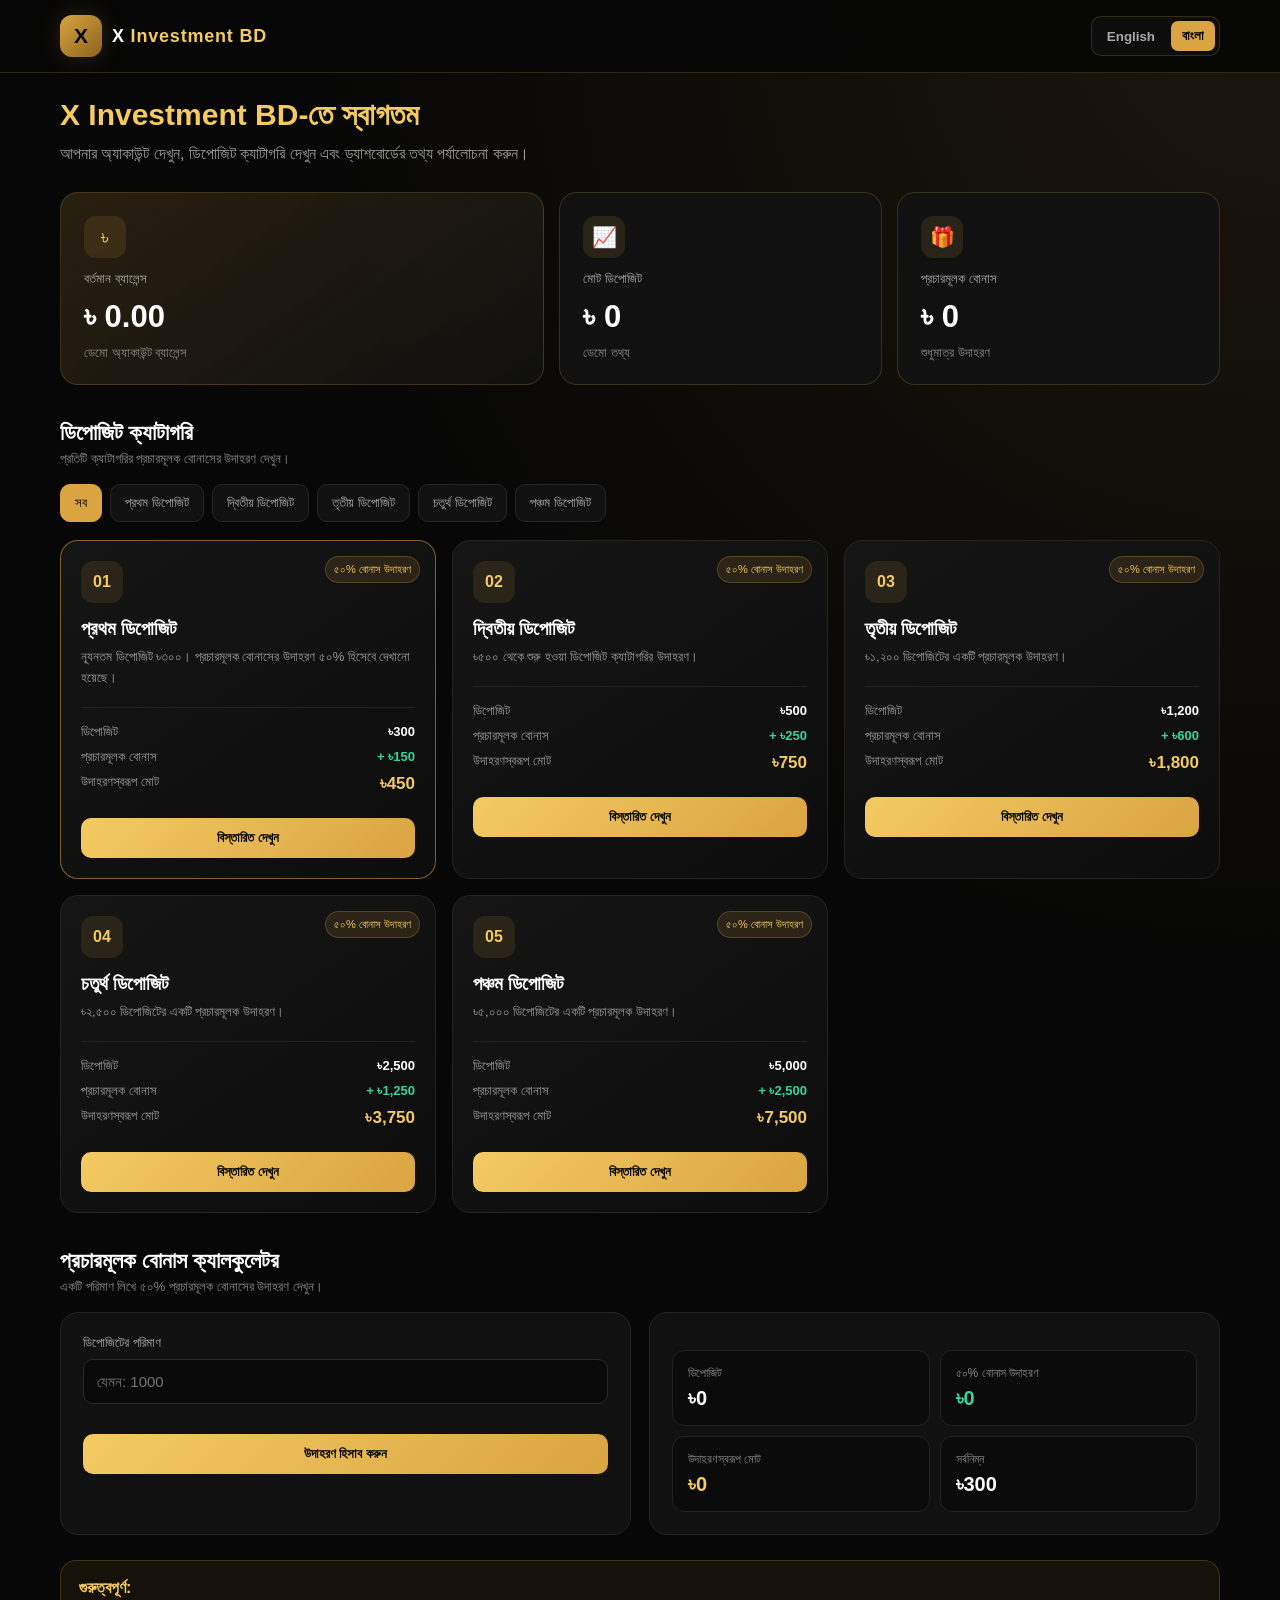
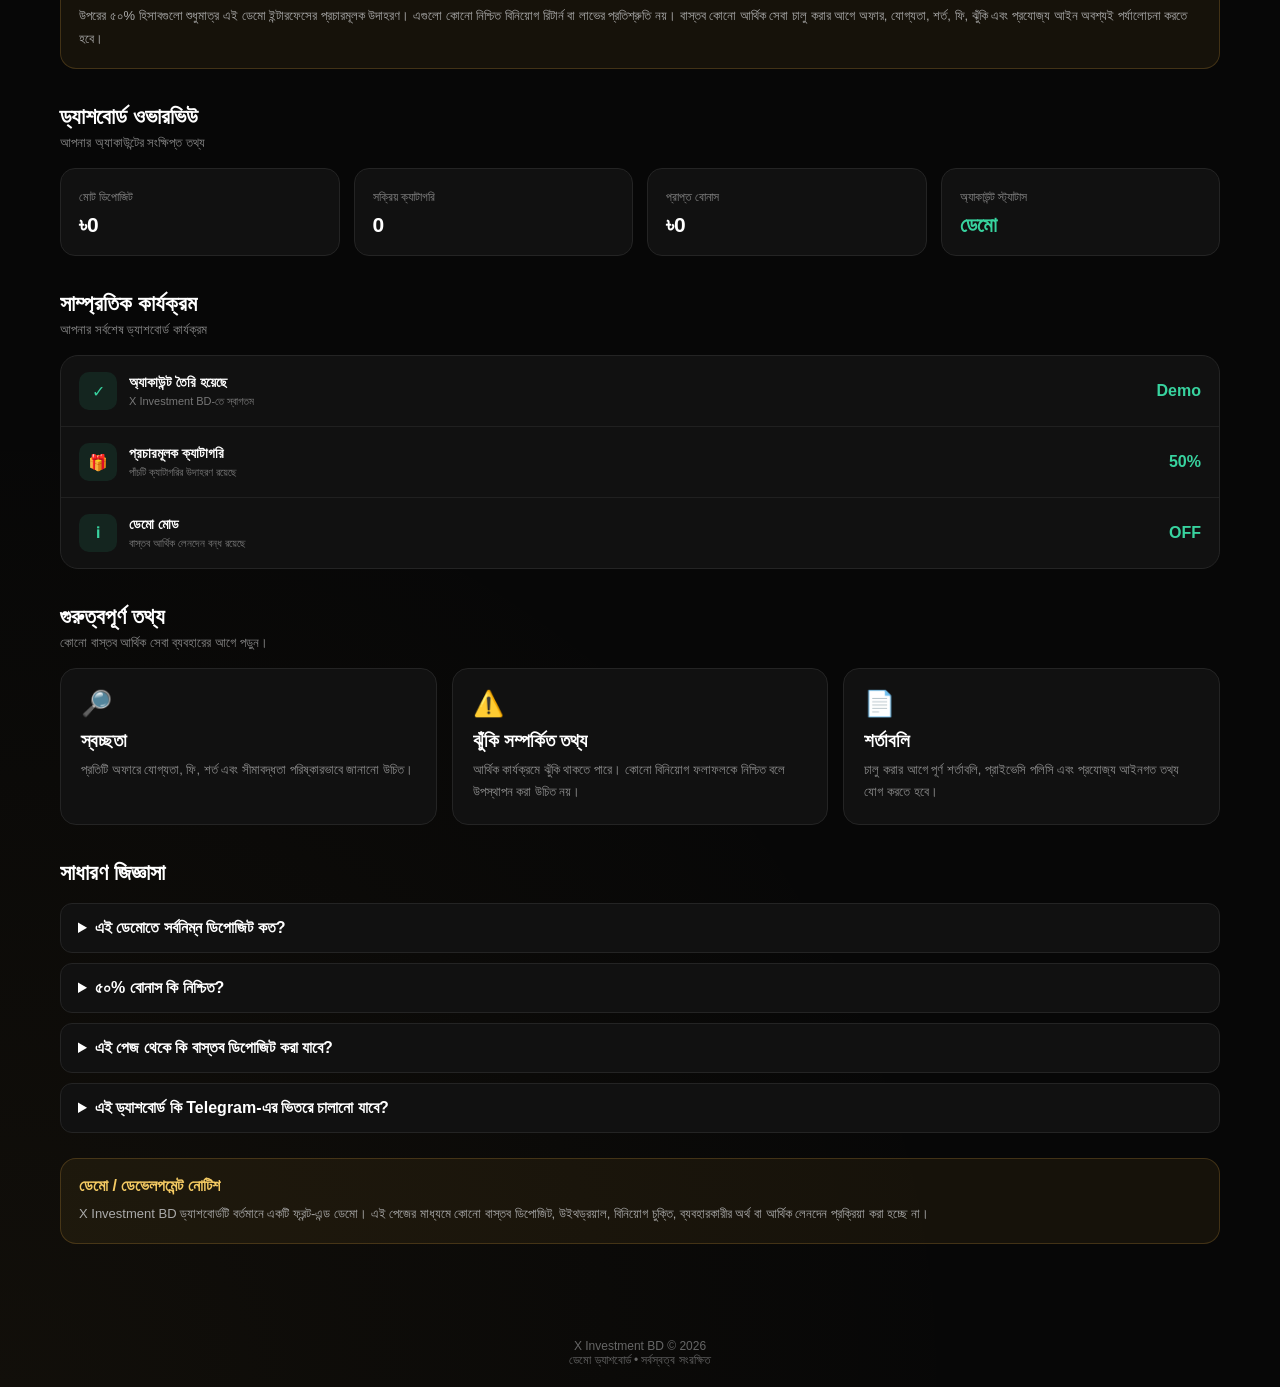
<file: dashboard.html>
<!DOCTYPE html>
<html lang="bn">

<head>

<meta charset="UTF-8">

<meta
    name="viewport"
    content="width=device-width, initial-scale=1.0"
>

<title>X Investment BD | Dashboard</title>

<script src="https://telegram.org/js/telegram-web-app.js"></script>

<style>

/* =========================================================
   X INVESTMENT BD
   PREMIUM DASHBOARD
========================================================= */

*{
    margin:0;
    padding:0;
    box-sizing:border-box;
}

:root{
    --bg:#070707;
    --card:#111111;
    --card2:#151515;
    --gold:#d9a441;
    --gold2:#f4ca63;
    --text:#ffffff;
    --muted:#9c9c9c;
    --border:rgba(217,164,65,.20);
    --green:#38d39f;
    --red:#ff6464;
}

body{
    font-family:Arial,Helvetica,sans-serif;
    background:
        radial-gradient(circle at top right,rgba(217,164,65,.10),transparent 30%),
        radial-gradient(circle at bottom left,rgba(217,164,65,.05),transparent 30%),
        var(--bg);
    color:var(--text);
    min-height:100vh;
}

/* =========================================================
   TOP BAR
========================================================= */

.topbar{
    position:sticky;
    top:0;
    z-index:1000;
    background:rgba(7,7,7,.94);
    backdrop-filter:blur(18px);
    border-bottom:1px solid var(--border);
}

.topbar-inner{
    max-width:1200px;
    margin:auto;
    padding:15px 20px;
    display:flex;
    justify-content:space-between;
    align-items:center;
    gap:15px;
}

.logo{
    display:flex;
    align-items:center;
    gap:10px;
}

.logo-icon{
    width:42px;
    height:42px;
    border-radius:12px;
    background:linear-gradient(135deg,var(--gold),#8b641e);
    color:#050505;
    display:flex;
    justify-content:center;
    align-items:center;
    font-size:21px;
    font-weight:900;
    box-shadow:0 0 25px rgba(217,164,65,.20);
}

.logo-text{
    font-size:18px;
    font-weight:900;
    letter-spacing:.8px;
}

.logo-text span{
    color:var(--gold2);
}

.language{
    display:flex;
    gap:5px;
    padding:4px;
    border:1px solid var(--border);
    background:#0d0d0d;
    border-radius:10px;
}

.language button{
    border:0;
    background:transparent;
    color:#aaa;
    padding:7px 11px;
    border-radius:7px;
    cursor:pointer;
    font-weight:bold;
}

.language button.active{
    background:var(--gold);
    color:#000;
}

/* =========================================================
   MAIN
========================================================= */

.container{
    max-width:1200px;
    margin:auto;
    padding:25px 20px 60px;
}

/* =========================================================
   WELCOME
========================================================= */

.welcome{
    margin-bottom:25px;
}

.welcome h1{
    font-size:30px;
    margin-bottom:7px;
}

.welcome h1 span{
    color:var(--gold2);
}

.welcome p{
    color:var(--muted);
    line-height:1.7;
}

/* =========================================================
   BALANCE
========================================================= */

.balance-grid{
    display:grid;
    grid-template-columns:1.5fr 1fr 1fr;
    gap:15px;
    margin-bottom:25px;
}

.balance-card{
    background:
        linear-gradient(145deg,rgba(217,164,65,.16),rgba(17,17,17,.95));
    border:1px solid var(--border);
    border-radius:18px;
    padding:23px;
    min-height:145px;
}

.balance-card.small{
    background:var(--card);
}

.balance-label{
    color:#aaa;
    font-size:13px;
    margin-bottom:12px;
}

.balance-value{
    font-size:31px;
    font-weight:900;
    margin-bottom:8px;
}

.balance-card small{
    color:#888;
}

.balance-icon{
    width:42px;
    height:42px;
    border-radius:12px;
    display:flex;
    justify-content:center;
    align-items:center;
    background:rgba(217,164,65,.12);
    color:var(--gold2);
    margin-bottom:13px;
    font-size:20px;
}

/* =========================================================
   SECTION
========================================================= */

.section{
    margin-top:35px;
}

.section-head{
    display:flex;
    justify-content:space-between;
    align-items:end;
    gap:15px;
    margin-bottom:17px;
}

.section-head h2{
    font-size:22px;
}

.section-head p{
    color:#888;
    font-size:13px;
    margin-top:5px;
}

/* =========================================================
   CATEGORY FILTER
========================================================= */

.categories{
    display:flex;
    gap:8px;
    flex-wrap:wrap;
    margin-bottom:18px;
}

.category-btn{
    background:#111;
    border:1px solid #262626;
    color:#aaa;
    padding:10px 14px;
    border-radius:10px;
    cursor:pointer;
    transition:.2s;
}

.category-btn:hover,
.category-btn.active{
    background:var(--gold);
    border-color:var(--gold);
    color:#000;
}

/* =========================================================
   DEPOSIT CARDS
========================================================= */

.deposit-grid{
    display:grid;
    grid-template-columns:repeat(3,1fr);
    gap:16px;
}

.deposit-card{
    background:linear-gradient(145deg,#151515,#0d0d0d);
    border:1px solid #242424;
    border-radius:18px;
    padding:20px;
    position:relative;
    overflow:hidden;
    transition:.25s;
}

.deposit-card:hover{
    transform:translateY(-4px);
    border-color:rgba(217,164,65,.55);
    box-shadow:0 15px 40px rgba(0,0,0,.35);
}

.deposit-card.featured{
    border-color:rgba(217,164,65,.55);
}

.badge{
    position:absolute;
    top:15px;
    right:15px;
    background:rgba(217,164,65,.13);
    border:1px solid rgba(217,164,65,.25);
    color:var(--gold2);
    font-size:11px;
    padding:6px 8px;
    border-radius:20px;
}

.deposit-number{
    width:42px;
    height:42px;
    border-radius:12px;
    background:rgba(217,164,65,.11);
    color:var(--gold2);
    display:flex;
    align-items:center;
    justify-content:center;
    font-weight:900;
    margin-bottom:15px;
}

.deposit-card h3{
    font-size:19px;
    margin-bottom:7px;
}

.deposit-card p{
    color:#999;
    font-size:13px;
    line-height:1.6;
}

.amount{
    margin-top:18px;
    padding-top:16px;
    border-top:1px solid #222;
}

.amount-row{
    display:flex;
    justify-content:space-between;
    margin-bottom:9px;
    font-size:13px;
}

.amount-row span:first-child{
    color:#999;
}

.amount-row strong{
    color:#fff;
}

.bonus{
    color:var(--green) !important;
}

.total{
    color:var(--gold2) !important;
    font-size:17px;
}

/* =========================================================
   BUTTON
========================================================= */

.primary-btn{
    width:100%;
    border:0;
    background:linear-gradient(135deg,var(--gold2),var(--gold));
    color:#050505;
    font-weight:900;
    padding:12px 15px;
    border-radius:10px;
    margin-top:15px;
    cursor:pointer;
}

.primary-btn:hover{
    filter:brightness(1.08);
}

.secondary-btn{
    border:1px solid #333;
    background:#111;
    color:#ddd;
    padding:11px 15px;
    border-radius:10px;
    cursor:pointer;
}

/* =========================================================
   CALCULATOR
========================================================= */

.calculator{
    display:grid;
    grid-template-columns:1fr 1fr;
    gap:18px;
}

.calc-box{
    background:var(--card);
    border:1px solid #242424;
    border-radius:18px;
    padding:22px;
}

.input-group{
    margin-bottom:15px;
}

.input-group label{
    display:block;
    color:#aaa;
    font-size:13px;
    margin-bottom:8px;
}

.input-group input{
    width:100%;
    background:#090909;
    border:1px solid #292929;
    color:#fff;
    padding:13px;
    border-radius:10px;
    outline:none;
    font-size:15px;
}

.input-group input:focus{
    border-color:var(--gold);
}

.result-box{
    display:grid;
    grid-template-columns:1fr 1fr;
    gap:10px;
    margin-top:15px;
}

.result{
    background:#0b0b0b;
    border:1px solid #222;
    border-radius:12px;
    padding:15px;
}

.result span{
    color:#888;
    display:block;
    font-size:12px;
    margin-bottom:7px;
}

.result strong{
    font-size:20px;
}

/* =========================================================
   STATS
========================================================= */

.stats-grid{
    display:grid;
    grid-template-columns:repeat(4,1fr);
    gap:14px;
}

.stat{
    background:var(--card);
    border:1px solid #242424;
    border-radius:15px;
    padding:18px;
}

.stat span{
    color:#888;
    font-size:12px;
}

.stat strong{
    display:block;
    margin-top:8px;
    font-size:21px;
}

/* =========================================================
   ACTIVITY
========================================================= */

.activity{
    background:var(--card);
    border:1px solid #242424;
    border-radius:18px;
    overflow:hidden;
}

.activity-row{
    display:flex;
    justify-content:space-between;
    align-items:center;
    gap:15px;
    padding:16px 18px;
    border-bottom:1px solid #202020;
}

.activity-row:last-child{
    border-bottom:0;
}

.activity-left{
    display:flex;
    align-items:center;
    gap:12px;
}

.activity-icon{
    width:38px;
    height:38px;
    border-radius:10px;
    display:flex;
    align-items:center;
    justify-content:center;
    background:rgba(56,211,159,.10);
    color:var(--green);
}

.activity-left strong{
    display:block;
    font-size:14px;
}

.activity-left span{
    display:block;
    color:#777;
    font-size:11px;
    margin-top:4px;
}

.activity-right{
    font-weight:bold;
    color:var(--green);
}

/* =========================================================
   INFO
========================================================= */

.info-grid{
    display:grid;
    grid-template-columns:repeat(3,1fr);
    gap:15px;
}

.info-card{
    background:var(--card);
    border:1px solid #242424;
    border-radius:16px;
    padding:20px;
}

.info-card .info-icon{
    font-size:25px;
    margin-bottom:12px;
}

.info-card h3{
    margin-bottom:7px;
}

.info-card p{
    color:#8d8d8d;
    font-size:13px;
    line-height:1.7;
}

/* =========================================================
   FAQ
========================================================= */

.faq{
    display:grid;
    gap:10px;
}

details{
    background:var(--card);
    border:1px solid #242424;
    border-radius:12px;
    padding:15px 17px;
}

summary{
    cursor:pointer;
    font-weight:bold;
}

details p{
    color:#999;
    line-height:1.7;
    font-size:13px;
    padding-top:10px;
}

/* =========================================================
   WARNING
========================================================= */

.notice{
    margin-top:25px;
    background:rgba(217,164,65,.07);
    border:1px solid rgba(217,164,65,.22);
    border-radius:16px;
    padding:18px;
}

.notice strong{
    color:var(--gold2);
}

.notice p{
    color:#aaa;
    font-size:13px;
    line-height:1.8;
    margin-top:7px;
}

/* =========================================================
   FOOTER
========================================================= */

.footer{
    text-align:center;
    color:#666;
    font-size:12px;
    padding:35px 20px 20px;
}

/* =========================================================
   MODAL
========================================================= */

.modal{
    position:fixed;
    inset:0;
    background:rgba(0,0,0,.75);
    backdrop-filter:blur(7px);
    display:none;
    align-items:center;
    justify-content:center;
    z-index:2000;
    padding:20px;
}

.modal.show{
    display:flex;
}

.modal-box{
    width:100%;
    max-width:480px;
    background:#111;
    border:1px solid var(--border);
    border-radius:20px;
    padding:23px;
    box-shadow:0 20px 80px rgba(0,0,0,.7);
}

.modal-head{
    display:flex;
    justify-content:space-between;
    align-items:center;
    margin-bottom:18px;
}

.close{
    background:#222;
    border:0;
    color:#aaa;
    width:35px;
    height:35px;
    border-radius:10px;
    cursor:pointer;
}

.modal-box p{
    color:#999;
    line-height:1.7;
    font-size:13px;
}

/* =========================================================
   RESPONSIVE
========================================================= */

@media(max-width:950px){

    .balance-grid{
        grid-template-columns:1fr 1fr;
    }

    .balance-card:first-child{
        grid-column:1/-1;
    }

    .deposit-grid{
        grid-template-columns:1fr 1fr;
    }

    .stats-grid{
        grid-template-columns:1fr 1fr;
    }

    .info-grid{
        grid-template-columns:1fr;
    }
}

@media(max-width:650px){

    .topbar-inner{
        padding:12px 14px;
    }

    .container{
        padding:20px 14px 45px;
    }

    .logo-text{
        font-size:15px;
    }

    .logo-icon{
        width:38px;
        height:38px;
    }

    .welcome h1{
        font-size:25px;
    }

    .balance-grid{
        grid-template-columns:1fr;
    }

    .balance-card:first-child{
        grid-column:auto;
    }

    .deposit-grid{
        grid-template-columns:1fr;
    }

    .calculator{
        grid-template-columns:1fr;
    }

    .stats-grid{
        grid-template-columns:1fr 1fr;
    }

    .section-head{
        align-items:flex-start;
        flex-direction:column;
    }

    .language button{
        padding:6px 8px;
        font-size:11px;
    }
}

</style>

</head>


<body>

<!-- =====================================================
     TOP BAR
===================================================== -->

<header class="topbar">

<div class="topbar-inner">

<div class="logo">

<div class="logo-icon">
X
</div>

<div class="logo-text">
X <span>Investment BD</span>
</div>

</div>

<div class="language">

<button
id="enBtn"
onclick="setLanguage('en')"
>
English
</button>

<button
id="bnBtn"
onclick="setLanguage('bn')"
>
বাংলা
</button>

</div>

</div>

</header>


<main class="container">

<!-- =====================================================
     WELCOME
===================================================== -->

<section class="welcome">

<h1>
<span data-en="Welcome to X Investment BD"
      data-bn="X Investment BD-তে স্বাগতম">
Welcome to X Investment BD
</span>
</h1>

<p
data-en="Manage your account, explore promotional deposit categories and review your dashboard."
data-bn="আপনার অ্যাকাউন্ট দেখুন, ডিপোজিট ক্যাটাগরি দেখুন এবং ড্যাশবোর্ডের তথ্য পর্যালোচনা করুন।"
>
Manage your account, explore promotional deposit categories and review your dashboard.
</p>

</section>


<!-- =====================================================
     BALANCE
===================================================== -->

<section class="balance-grid">

<div class="balance-card">

<div class="balance-icon">৳</div>

<div class="balance-label"
data-en="Available Balance"
data-bn="বর্তমান ব্যালেন্স">
Available Balance
</div>

<div class="balance-value">
৳ 0.00
</div>

<small
data-en="Demo account balance"
data-bn="ডেমো অ্যাকাউন্ট ব্যালেন্স">
Demo account balance
</small>

</div>


<div class="balance-card small">

<div class="balance-icon">📈</div>

<div class="balance-label"
data-en="Total Deposits"
data-bn="মোট ডিপোজিট">
Total Deposits
</div>

<div class="balance-value">
৳ 0
</div>

<small
data-en="Demo data"
data-bn="ডেমো তথ্য">
Demo data
</small>

</div>


<div class="balance-card small">

<div class="balance-icon">🎁</div>

<div class="balance-label"
data-en="Promotional Bonus"
data-bn="প্রচারমূলক বোনাস">
Promotional Bonus
</div>

<div class="balance-value">
৳ 0
</div>

<small
data-en="Illustrative only"
data-bn="শুধুমাত্র উদাহরণ">
Illustrative only
</small>

</div>

</section>


<!-- =====================================================
     DEPOSIT CATEGORIES
===================================================== -->

<section class="section">

<div class="section-head">

<div>

<h2
data-en="Deposit Categories"
data-bn="ডিপোজিট ক্যাটাগরি">
Deposit Categories
</h2>

<p
data-en="Review the promotional bonus examples for each category."
data-bn="প্রতিটি ক্যাটাগরির প্রচারমূলক বোনাসের উদাহরণ দেখুন।">
Review the promotional bonus examples for each category.
</p>

</div>

</div>


<div class="categories">

<button
class="category-btn active"
onclick="filterDeposits('all',this)"
data-en="All"
data-bn="সব">
সব
</button>

<button
class="category-btn"
onclick="filterDeposits('first',this)"
data-en="First Deposit"
data-bn="প্রথম ডিপোজিট">
প্রথম ডিপোজিট
</button>

<button
class="category-btn"
onclick="filterDeposits('second',this)"
data-en="Second Deposit"
data-bn="দ্বিতীয় ডিপোজিট">
দ্বিতীয় ডিপোজিট
</button>

<button
class="category-btn"
onclick="filterDeposits('third',this)"
data-en="Third Deposit"
data-bn="তৃতীয় ডিপোজিট">
তৃতীয় ডিপোজিট
</button>

<button
class="category-btn"
onclick="filterDeposits('fourth',this)"
data-en="Fourth Deposit"
data-bn="চতুর্থ ডিপোজিট">
চতুর্থ ডিপোজিট
</button>

<button
class="category-btn"
onclick="filterDeposits('fifth',this)"
data-en="Fifth Deposit"
data-bn="পঞ্চম ডিপোজিট">
পঞ্চম ডিপোজিট
</button>

</div>


<div class="deposit-grid">


<!-- FIRST -->

<div class="deposit-card featured"
data-category="first">

<div class="badge"
data-en="50% Bonus Example"
data-bn="৫০% বোনাস উদাহরণ">
৫০% বোনাস উদাহরণ
</div>

<div class="deposit-number">
01
</div>

<h3
data-en="First Deposit"
data-bn="প্রথম ডিপোজিট">
First Deposit
</h3>

<p
data-en="Minimum deposit ৳300. Promotional bonus example is calculated at 50%."
data-bn="ন্যূনতম ডিপোজিট ৳৩০০। প্রচারমূলক বোনাসের উদাহরণ ৫০% হিসেবে দেখানো হয়েছে।">
ন্যূনতম ডিপোজিট ৳৩০০। প্রচারমূলক বোনাসের উদাহরণ ৫০% হিসেবে দেখানো হয়েছে।
</p>

<div class="amount">

<div class="amount-row">
<span data-en="Deposit" data-bn="ডিপোজিট">ডিপোজিট</span>
<strong>৳300</strong>
</div>

<div class="amount-row">
<span data-en="Promotional Bonus" data-bn="প্রচারমূলক বোনাস">প্রচারমূলক বোনাস</span>
<strong class="bonus">+ ৳150</strong>
</div>

<div class="amount-row">
<span data-en="Illustrative Total" data-bn="উদাহরণস্বরূপ মোট">উদাহরণস্বরূপ মোট</span>
<strong class="total">৳450</strong>
</div>

</div>

<button
class="primary-btn"
onclick="showDemo('first')"
data-en="View Details"
data-bn="বিস্তারিত দেখুন">
বিস্তারিত দেখুন
</button>

</div>


<!-- SECOND -->

<div class="deposit-card"
data-category="second">

<div class="badge"
data-en="50% Bonus Example"
data-bn="৫০% বোনাস উদাহরণ">
৫০% বোনাস উদাহরণ
</div>

<div class="deposit-number">
02
</div>

<h3
data-en="Second Deposit"
data-bn="দ্বিতীয় ডিপোজিট">
Second Deposit
</h3>

<p
data-en="Deposit category example starting from ৳500."
data-bn="৳৫০০ থেকে শুরু হওয়া ডিপোজিট ক্যাটাগরির উদাহরণ।">
৳৫০০ থেকে শুরু হওয়া ডিপোজিট ক্যাটাগরির উদাহরণ।
</p>

<div class="amount">

<div class="amount-row">
<span data-en="Deposit" data-bn="ডিপোজিট">ডিপোজিট</span>
<strong>৳500</strong>
</div>

<div class="amount-row">
<span data-en="Promotional Bonus" data-bn="প্রচারমূলক বোনাস">প্রচারমূলক বোনাস</span>
<strong class="bonus">+ ৳250</strong>
</div>

<div class="amount-row">
<span data-en="Illustrative Total" data-bn="উদাহরণস্বরূপ মোট">উদাহরণস্বরূপ মোট</span>
<strong class="total">৳750</strong>
</div>

</div>

<button
class="primary-btn"
onclick="showDemo('second')"
data-en="View Details"
data-bn="বিস্তারিত দেখুন">
বিস্তারিত দেখুন
</button>

</div>


<!-- THIRD -->

<div class="deposit-card"
data-category="third">

<div class="badge"
data-en="50% Bonus Example"
data-bn="৫০% বোনাস উদাহরণ">
৫০% বোনাস উদাহরণ
</div>

<div class="deposit-number">
03
</div>

<h3
data-en="Third Deposit"
data-bn="তৃতীয় ডিপোজিট">
তৃতীয় ডিপোজিট
</h3>

<p
data-en="Deposit category example at ৳1,200."
data-bn="৳১,২০০ ডিপোজিটের একটি প্রচারমূলক উদাহরণ।">
৳১,২০০ ডিপোজিটের একটি প্রচারমূলক উদাহরণ।
</p>

<div class="amount">

<div class="amount-row">
<span data-en="Deposit" data-bn="ডিপোজিট">ডিপোজিট</span>
<strong>৳1,200</strong>
</div>

<div class="amount-row">
<span data-en="Promotional Bonus" data-bn="প্রচারমূলক বোনাস">প্রচারমূলক বোনাস</span>
<strong class="bonus">+ ৳600</strong>
</div>

<div class="amount-row">
<span data-en="Illustrative Total" data-bn="উদাহরণস্বরূপ মোট">উদাহরণস্বরূপ মোট</span>
<strong class="total">৳1,800</strong>
</div>

</div>

<button
class="primary-btn"
onclick="showDemo('third')"
data-en="View Details"
data-bn="বিস্তারিত দেখুন">
বিস্তারিত দেখুন
</button>

</div>


<!-- FOURTH -->

<div class="deposit-card"
data-category="fourth">

<div class="badge"
data-en="50% Bonus Example"
data-bn="৫০% বোনাস উদাহরণ">
৫০% বোনাস উদাহরণ
</div>

<div class="deposit-number">
04
</div>

<h3
data-en="Fourth Deposit"
data-bn="চতুর্থ ডিপোজিট">
চতুর্থ ডিপোজিট
</h3>

<p
data-en="Deposit category example at ৳2,500."
data-bn="৳২,৫০০ ডিপোজিটের একটি প্রচারমূলক উদাহরণ।">
৳২,৫০০ ডিপোজিটের একটি প্রচারমূলক উদাহরণ।
</p>

<div class="amount">

<div class="amount-row">
<span data-en="Deposit" data-bn="ডিপোজিট">ডিপোজিট</span>
<strong>৳2,500</strong>
</div>

<div class="amount-row">
<span data-en="Promotional Bonus" data-bn="প্রচারমূলক বোনাস">প্রচারমূলক বোনাস</span>
<strong class="bonus">+ ৳1,250</strong>
</div>

<div class="amount-row">
<span data-en="Illustrative Total" data-bn="উদাহরণস্বরূপ মোট">উদাহরণস্বরূপ মোট</span>
<strong class="total">৳3,750</strong>
</div>

</div>

<button
class="primary-btn"
onclick="showDemo('fourth')"
data-en="View Details"
data-bn="বিস্তারিত দেখুন">
বিস্তারিত দেখুন
</button>

</div>


<!-- FIFTH -->

<div class="deposit-card"
data-category="fifth">

<div class="badge"
data-en="50% Bonus Example"
data-bn="৫০% বোনাস উদাহরণ">
৫০% বোনাস উদাহরণ
</div>

<div class="deposit-number">
05
</div>

<h3
data-en="Fifth Deposit"
data-bn="পঞ্চম ডিপোজিট">
পঞ্চম ডিপোজিট
</h3>

<p
data-en="Deposit category example at ৳5,000."
data-bn="৳৫,০০০ ডিপোজিটের একটি প্রচারমূলক উদাহরণ।">
৳৫,০০০ ডিপোজিটের একটি প্রচারমূলক উদাহরণ।
</p>

<div class="amount">

<div class="amount-row">
<span data-en="Deposit" data-bn="ডিপোজিট">ডিপোজিট</span>
<strong>৳5,000</strong>
</div>

<div class="amount-row">
<span data-en="Promotional Bonus" data-bn="প্রচারমূলক বোনাস">প্রচারমূলক বোনাস</span>
<strong class="bonus">+ ৳2,500</strong>
</div>

<div class="amount-row">
<span data-en="Illustrative Total" data-bn="উদাহরণস্বরূপ মোট">উদাহরণস্বরূপ মোট</span>
<strong class="total">৳7,500</strong>
</div>

</div>

<button
class="primary-btn"
onclick="showDemo('fifth')"
data-en="View Details"
data-bn="বিস্তারিত দেখুন">
বিস্তারিত দেখুন
</button>

</div>


</div>

</section>


<!-- =====================================================
     CALCULATOR
===================================================== -->

<section class="section">

<div class="section-head">

<div>

<h2
data-en="Promotional Bonus Calculator"
data-bn="প্রচারমূলক বোনাস ক্যালকুলেটর">
প্রচারমূলক বোনাস ক্যালকুলেটর
</h2>

<p
data-en="Enter an amount to see an illustrative 50% promotional bonus example."
data-bn="একটি পরিমাণ লিখে ৫০% প্রচারমূলক বোনাসের উদাহরণ দেখুন।">
একটি পরিমাণ লিখে ৫০% প্রচারমূলক বোনাসের উদাহরণ দেখুন।
</p>

</div>

</div>


<div class="calculator">


<div class="calc-box">

<div class="input-group">

<label
data-en="Deposit Amount"
data-bn="ডিপোজিটের পরিমাণ">
ডিপোজিটের পরিমাণ
</label>

<input
id="depositAmount"
type="number"
min="300"
placeholder="যেমন: 1000"
>

</div>

<button
class="primary-btn"
onclick="calculateBonus()"
data-en="Calculate Example"
data-bn="উদাহরণ হিসাব করুন">
উদাহরণ হিসাব করুন
</button>

</div>


<div class="calc-box">

<div class="result-box">

<div class="result">

<span
data-en="Deposit"
data-bn="ডিপোজিট">
ডিপোজিট
</span>

<strong id="calcDeposit">
৳0
</strong>

</div>


<div class="result">

<span
data-en="50% Bonus Example"
data-bn="৫০% বোনাস উদাহরণ">
৫০% বোনাস উদাহরণ
</span>

<strong
id="calcBonus"
style="color:var(--green);">
৳0
</strong>

</div>


<div class="result">

<span
data-en="Illustrative Total"
data-bn="উদাহরণস্বরূপ মোট">
উদাহরণস্বরূপ মোট
</span>

<strong
id="calcTotal"
style="color:var(--gold2);">
৳0
</strong>

</div>


<div class="result">

<span
data-en="Minimum"
data-bn="সর্বনিম্ন">
সর্বনিম্ন
</span>

<strong>
৳300
</strong>

</div>

</div>

</div>

</div>


<div class="notice">

<strong
data-en="Important:"
data-bn="গুরুত্বপূর্ণ:">
গুরুত্বপূর্ণ:
</strong>

<p
data-en="The 50% figures shown above are promotional examples for this demo interface only. They are not a guaranteed investment return or a promise of profit. Actual offers, eligibility, terms, fees, risks and applicable laws must be reviewed before any real financial service is launched."
data-bn="উপরের ৫০% হিসাবগুলো শুধুমাত্র এই ডেমো ইন্টারফেসের প্রচারমূলক উদাহরণ। এগুলো কোনো নিশ্চিত বিনিয়োগ রিটার্ন বা লাভের প্রতিশ্রুতি নয়। বাস্তব কোনো আর্থিক সেবা চালু করার আগে অফার, যোগ্যতা, শর্ত, ফি, ঝুঁকি এবং প্রযোজ্য আইন অবশ্যই পর্যালোচনা করতে হবে।">
উপরের ৫০% হিসাবগুলো শুধুমাত্র এই ডেমো ইন্টারফেসের প্রচারমূলক উদাহরণ। এগুলো কোনো নিশ্চিত বিনিয়োগ রিটার্ন বা লাভের প্রতিশ্রুতি নয়। বাস্তব কোনো আর্থিক সেবা চালু করার আগে অফার, যোগ্যতা, শর্ত, ফি, ঝুঁকি এবং প্রযোজ্য আইন অবশ্যই পর্যালোচনা করতে হবে।
</p>

</div>

</section>


<!-- =====================================================
     STATS
===================================================== -->

<section class="section">

<div class="section-head">

<div>

<h2
data-en="Dashboard Overview"
data-bn="ড্যাশবোর্ড ওভারভিউ">
ড্যাশবোর্ড ওভারভিউ
</h2>

<p
data-en="Your account summary"
data-bn="আপনার অ্যাকাউন্টের সংক্ষিপ্ত তথ্য">
আপনার অ্যাকাউন্টের সংক্ষিপ্ত তথ্য
</p>

</div>

</div>


<div class="stats-grid">

<div class="stat">

<span
data-en="Total Deposits"
data-bn="মোট ডিপোজিট">
মোট ডিপোজিট
</span>

<strong>৳0</strong>

</div>


<div class="stat">

<span
data-en="Active Categories"
data-bn="সক্রিয় ক্যাটাগরি">
সক্রিয় ক্যাটাগরি
</span>

<strong>0</strong>

</div>


<div class="stat">

<span
data-en="Bonus Received"
data-bn="প্রাপ্ত বোনাস">
প্রাপ্ত বোনাস
</span>

<strong>৳0</strong>

</div>


<div class="stat">

<span
data-en="Account Status"
data-bn="অ্যাকাউন্ট স্ট্যাটাস">
অ্যাকাউন্ট স্ট্যাটাস
</span>

<strong
style="color:var(--green);"
data-en="Demo"
data-bn="ডেমো">
ডেমো
</strong>

</div>

</div>

</section>


<!-- =====================================================
     ACTIVITY
===================================================== -->

<section class="section">

<div class="section-head">

<div>

<h2
data-en="Recent Activity"
data-bn="সাম্প্রতিক কার্যক্রম">
সাম্প্রতিক কার্যক্রম
</h2>

<p
data-en="Your latest dashboard activity"
data-bn="আপনার সর্বশেষ ড্যাশবোর্ড কার্যক্রম">
আপনার সর্বশেষ ড্যাশবোর্ড কার্যক্রম
</p>

</div>

</div>


<div class="activity">

<div class="activity-row">

<div class="activity-left">

<div class="activity-icon">
✓
</div>

<div>

<strong
data-en="Account Created"
data-bn="অ্যাকাউন্ট তৈরি হয়েছে">
অ্যাকাউন্ট তৈরি হয়েছে
</strong>

<span
data-en="Welcome to X Investment BD"
data-bn="X Investment BD-তে স্বাগতম">
X Investment BD-তে স্বাগতম
</span>

</div>

</div>

<div class="activity-right">
Demo
</div>

</div>


<div class="activity-row">

<div class="activity-left">

<div class="activity-icon">
🎁
</div>

<div>

<strong
data-en="Promotional Categories"
data-bn="প্রচারমূলক ক্যাটাগরি">
প্রচারমূলক ক্যাটাগরি
</strong>

<span
data-en="Five category examples available"
data-bn="পাঁচটি ক্যাটাগরির উদাহরণ রয়েছে">
পাঁচটি ক্যাটাগরির উদাহরণ রয়েছে
</span>

</div>

</div>

<div class="activity-right">
50%
</div>

</div>


<div class="activity-row">

<div class="activity-left">

<div class="activity-icon">
ℹ
</div>

<div>

<strong
data-en="Demo Mode"
data-bn="ডেমো মোড">
ডেমো মোড
</strong>

<span
data-en="Real financial transactions are disabled"
data-bn="বাস্তব আর্থিক লেনদেন বন্ধ রয়েছে">
বাস্তব আর্থিক লেনদেন বন্ধ রয়েছে
</span>

</div>

</div>

<div class="activity-right">
OFF
</div>

</div>

</div>

</section>


<!-- =====================================================
     IMPORTANT INFORMATION
===================================================== -->

<section class="section">

<div class="section-head">

<div>

<h2
data-en="Important Information"
data-bn="গুরুত্বপূর্ণ তথ্য">
গুরুত্বপূর্ণ তথ্য
</h2>

<p
data-en="Please review before using any real financial service."
data-bn="কোনো বাস্তব আর্থিক সেবা ব্যবহারের আগে পড়ুন।">
কোনো বাস্তব আর্থিক সেবা ব্যবহারের আগে পড়ুন।
</p>

</div>

</div>


<div class="info-grid">


<div class="info-card">

<div class="info-icon">
🔎
</div>

<h3
data-en="Transparency"
data-bn="স্বচ্ছতা">
স্বচ্ছতা
</h3>

<p
data-en="All offers should clearly explain eligibility, fees, conditions and limitations."
data-bn="প্রতিটি অফারে যোগ্যতা, ফি, শর্ত এবং সীমাবদ্ধতা পরিষ্কারভাবে জানানো উচিত।">
প্রতিটি অফারে যোগ্যতা, ফি, শর্ত এবং সীমাবদ্ধতা পরিষ্কারভাবে জানানো উচিত।
</p>

</div>


<div class="info-card">

<div class="info-icon">
⚠️
</div>

<h3
data-en="Risk Information"
data-bn="ঝুঁকি সম্পর্কিত তথ্য">
ঝুঁকি সম্পর্কিত তথ্য
</h3>

<p
data-en="Financial activities may involve risk. No investment result should be presented as guaranteed."
data-bn="আর্থিক কার্যক্রমে ঝুঁকি থাকতে পারে। কোনো বিনিয়োগ ফলাফলকে নিশ্চিত বলে উপস্থাপন করা উচিত নয়।">
আর্থিক কার্যক্রমে ঝুঁকি থাকতে পারে। কোনো বিনিয়োগ ফলাফলকে নিশ্চিত বলে উপস্থাপন করা উচিত নয়।
</p>

</div>


<div class="info-card">

<div class="info-icon">
📄
</div>

<h3
data-en="Terms & Conditions"
data-bn="শর্তাবলি">
শর্তাবলি
</h3>

<p
data-en="Before launch, complete terms, privacy policy and applicable legal information should be added."
data-bn="চালু করার আগে পূর্ণ শর্তাবলি, প্রাইভেসি পলিসি এবং প্রযোজ্য আইনগত তথ্য যোগ করতে হবে।">
চালু করার আগে পূর্ণ শর্তাবলি, প্রাইভেসি পলিসি এবং প্রযোজ্য আইনগত তথ্য যোগ করতে হবে।
</p>

</div>


</div>

</section>


<!-- =====================================================
     FAQ
===================================================== -->

<section class="section">

<div class="section-head">

<div>

<h2
data-en="Frequently Asked Questions"
data-bn="সাধারণ জিজ্ঞাসা">
সাধারণ জিজ্ঞাসা
</h2>

</div>

</div>


<div class="faq">


<details>

<summary
data-en="What is the minimum deposit shown in this demo?"
data-bn="এই ডেমোতে সর্বনিম্ন ডিপোজিট কত?">
এই ডেমোতে সর্বনিম্ন ডিপোজিট কত?
</summary>

<p
data-en="The demo displays ৳300 as the minimum amount for the first category."
data-bn="এই ডেমোতে প্রথম ক্যাটাগরির সর্বনিম্ন পরিমাণ ৳৩০০ দেখানো হয়েছে।">
এই ডেমোতে প্রথম ক্যাটাগরির সর্বনিম্ন পরিমাণ ৳৩০০ দেখানো হয়েছে।
</p>

</details>


<details>

<summary
data-en="Is the 50% bonus guaranteed?"
data-bn="৫০% বোনাস কি নিশ্চিত?">
৫০% বোনাস কি নিশ্চিত?
</summary>

<p
data-en="No. The 50% figures are illustrative promotional examples in this demo and should not be treated as a guaranteed return."
data-bn="না। ৫০% হিসাবগুলো এই ডেমোর প্রচারমূলক উদাহরণ মাত্র। এগুলো নিশ্চিত রিটার্ন হিসেবে ধরা যাবে না।">
না। ৫০% হিসাবগুলো এই ডেমোর প্রচারমূলক উদাহরণ মাত্র। এগুলো নিশ্চিত রিটার্ন হিসেবে ধরা যাবে না।
</p>

</details>


<details>

<summary
data-en="Can I make a real deposit from this page?"
data-bn="এই পেজ থেকে কি বাস্তব ডিপোজিট করা যাবে?">
এই পেজ থেকে কি বাস্তব ডিপোজিট করা যাবে?
</summary>

<p
data-en="No. Real deposits and withdrawals are disabled in this demo dashboard."
data-bn="না। এই ডেমো ড্যাশবোর্ডে বাস্তব ডিপোজিট ও উইথড্রয়াল বন্ধ রয়েছে।">
না। এই ডেমো ড্যাশবোর্ডে বাস্তব ডিপোজিট ও উইথড্রয়াল বন্ধ রয়েছে।
</p>

</details>


<details>

<summary
data-en="Can this dashboard run inside Telegram?"
data-bn="এই ড্যাশবোর্ড কি Telegram-এর ভিতরে চালানো যাবে?">
এই ড্যাশবোর্ড কি Telegram-এর ভিতরে চালানো যাবে?
</summary>

<p
data-en="The page includes Telegram Web App initialization and can be connected to a properly configured Telegram Mini App."
data-bn="এই পেজে Telegram Web App initialization রয়েছে এবং সঠিকভাবে কনফিগার করা Telegram Mini App-এর সাথে সংযুক্ত করা যাবে।">
এই পেজে Telegram Web App initialization রয়েছে এবং সঠিকভাবে কনফিগার করা Telegram Mini App-এর সাথে সংযুক্ত করা যাবে।
</p>

</details>


</div>

</section>


<!-- =====================================================
     NOTICE
===================================================== -->

<div class="notice">

<strong
data-en="Demo / Development Notice"
data-bn="ডেমো / ডেভেলপমেন্ট নোটিশ">
ডেমো / ডেভেলপমেন্ট নোটিশ
</strong>

<p
data-en="X Investment BD dashboard is currently a front-end demonstration. No real deposits, withdrawals, investment contracts, user funds or financial transactions are processed by this page."
data-bn="X Investment BD ড্যাশবোর্ডটি বর্তমানে একটি ফ্রন্ট-এন্ড ডেমো। এই পেজের মাধ্যমে কোনো বাস্তব ডিপোজিট, উইথড্রয়াল, বিনিয়োগ চুক্তি, ব্যবহারকারীর অর্থ বা আর্থিক লেনদেন প্রক্রিয়া করা হচ্ছে না।">
X Investment BD ড্যাশবোর্ডটি বর্তমানে একটি ফ্রন্ট-এন্ড ডেমো। এই পেজের মাধ্যমে কোনো বাস্তব ডিপোজিট, উইথড্রয়াল, বিনিয়োগ চুক্তি, ব্যবহারকারীর অর্থ বা আর্থিক লেনদেন প্রক্রিয়া করা হচ্ছে না।
</p>

</div>


</main>


<!-- =====================================================
     FOOTER
===================================================== -->

<footer class="footer">

X Investment BD © 2026

<br>

<span
data-en="Demo dashboard • All rights reserved"
data-bn="ডেমো ড্যাশবোর্ড • সর্বস্বত্ব সংরক্ষিত">
ডেমো ড্যাশবোর্ড • সর্বস্বত্ব সংরক্ষিত
</span>

</footer>


<!-- =====================================================
     MODAL
===================================================== -->

<div
class="modal"
id="demoModal"
onclick="closeModal(event)"
>

<div class="modal-box">

<div class="modal-head">

<h3
id="modalTitle">
Deposit Category
</h3>

<button
class="close"
onclick="closeModal()">
✕
</button>

</div>

<p
id="modalText">
This is a demonstration only.
</p>

<button
class="primary-btn"
onclick="closeModal()"
data-en="Close"
data-bn="বন্ধ করুন">
বন্ধ করুন
</button>

</div>

</div>


<script>

/* =========================================================
   LANGUAGE SYSTEM
========================================================= */

let currentLanguage =
localStorage.getItem("x_language") || "bn";


function setLanguage(language){

    currentLanguage = language;

    localStorage.setItem(
        "x_language",
        language
    );

    document
    .querySelectorAll("[data-en]")
    .forEach(element => {

        const value =
            element.getAttribute(
                "data-" + language
            );

        if(value !== null){
            element.textContent = value;
        }

    });


    document
    .getElementById("enBtn")
    .classList.toggle(
        "active",
        language === "en"
    );


    document
    .getElementById("bnBtn")
    .classList.toggle(
        "active",
        language === "bn"
    );


    document.documentElement.lang =
        language === "bn"
        ? "bn"
        : "en";
}


setLanguage(currentLanguage);


/* =========================================================
   CATEGORY FILTER
========================================================= */

function filterDeposits(
    category,
    button
){

    document
    .querySelectorAll(".category-btn")
    .forEach(btn => {
        btn.classList.remove("active");
    });

    button.classList.add("active");


    document
    .querySelectorAll(".deposit-card")
    .forEach(card => {

        const cardCategory =
            card.getAttribute(
                "data-category"
            );

        if(
            category === "all" ||
            cardCategory === category
        ){

            card.style.display = "block";

        }else{

            card.style.display = "none";

        }

    });

}


/* =========================================================
   BONUS CALCULATOR
========================================================= */

function calculateBonus(){

    const input =
        document.getElementById(
            "depositAmount"
        );

    const amount =
        Number(input.value);


    if(
        !amount ||
        amount < 300
    ){

        alert(
            currentLanguage === "bn"
            ? "সর্বনিম্ন ডিপোজিট ৳৩০০।"
            : "Minimum deposit is ৳300."
        );

        return;
    }


    const bonus =
        amount * 0.50;

    const total =
        amount + bonus;


    document
    .getElementById("calcDeposit")
    .textContent =
        "৳" +
        amount.toLocaleString();


    document
    .getElementById("calcBonus")
    .textContent =
        "৳" +
        bonus.toLocaleString();


    document
    .getElementById("calcTotal")
    .textContent =
        "৳" +
        total.toLocaleString();

}


/* =========================================================
   MODAL
========================================================= */

function showDemo(category){

    const data = {

        first:{
            bnTitle:"প্রথম ডিপোজিট",
            enTitle:"First Deposit",
            bnText:"এই ক্যাটাগরিতে ন্যূনতম ৳৩০০ ডিপোজিটের উদাহরণ দেখানো হয়েছে এবং ৫০% প্রচারমূলক বোনাস হিসেবে ৳১৫০ দেখানো হয়েছে। এটি শুধুমাত্র ডেমো উদাহরণ।",
            enText:"This category demonstrates a ৳300 minimum deposit and an illustrative 50% promotional bonus of ৳150. Demo only."
        },

        second:{
            bnTitle:"দ্বিতীয় ডিপোজিট",
            enTitle:"Second Deposit",
            bnText:"৳৫০০ ডিপোজিটের উপর ৫০% প্রচারমূলক বোনাসের উদাহরণ হিসেবে ৳২৫০ দেখানো হয়েছে।",
            enText:"A 50% promotional bonus example of ৳250 is shown for a ৳500 deposit."
        },

        third:{
            bnTitle:"তৃতীয় ডিপোজিট",
            enTitle:"Third Deposit",
            bnText:"৳১,২০০ ডিপোজিটের উপর ৫০% প্রচারমূলক বোনাসের উদাহরণ হিসেবে ৳৬০০ দেখানো হয়েছে।",
            enText:"A 50% promotional bonus example of ৳600 is shown for a ৳1,200 deposit."
        },

        fourth:{
            bnTitle:"চতুর্থ ডিপোজিট",
            enTitle:"Fourth Deposit",
            bnText:"৳২,৫০০ ডিপোজিটের উপর ৫০% প্রচারমূলক বোনাসের উদাহরণ হিসেবে ৳১,২৫০ দেখানো হয়েছে।",
            enText:"A 50% promotional bonus example of ৳1,250 is shown for a ৳2,500 deposit."
        },

        fifth:{
            bnTitle:"পঞ্চম ডিপোজিট",
            enTitle:"Fifth Deposit",
            bnText:"৳৫,০০০ ডিপোজিটের উপর ৫০% প্রচারমূলক বোনাসের উদাহরণ হিসেবে ৳২,৫০০ দেখানো হয়েছে।",
            enText:"A 50% promotional bonus example of ৳2,500 is shown for a ৳5,000 deposit."
        }

    };


    const item = data[category];


    document
    .getElementById("modalTitle")
    .textContent =
        currentLanguage === "bn"
        ? item.bnTitle
        : item.enTitle;


    document
    .getElementById("modalText")
    .textContent =
        currentLanguage === "bn"
        ? item.bnText
        : item.enText;


    document
    .getElementById("demoModal")
    .classList.add("show");

}


function closeModal(event){

    if(
        !event ||
        event.target.id === "demoModal"
    ){

        document
        .getElementById("demoModal")
        .classList.remove("show");

    }

}


/* =========================================================
   TELEGRAM MINI APP
========================================================= */

if(
    window.Telegram &&
    Telegram.WebApp
){

    Telegram.WebApp.ready();

    Telegram.WebApp.expand();

}


/* =========================================================
   ENTER KEY CALCULATOR
========================================================= */

document
.getElementById("depositAmount")
.addEventListener(
    "keydown",
    function(event){

        if(
            event.key === "Enter"
        ){

            calculateBonus();

        }

    }
);

</script>

</body>

</html>
</file>
